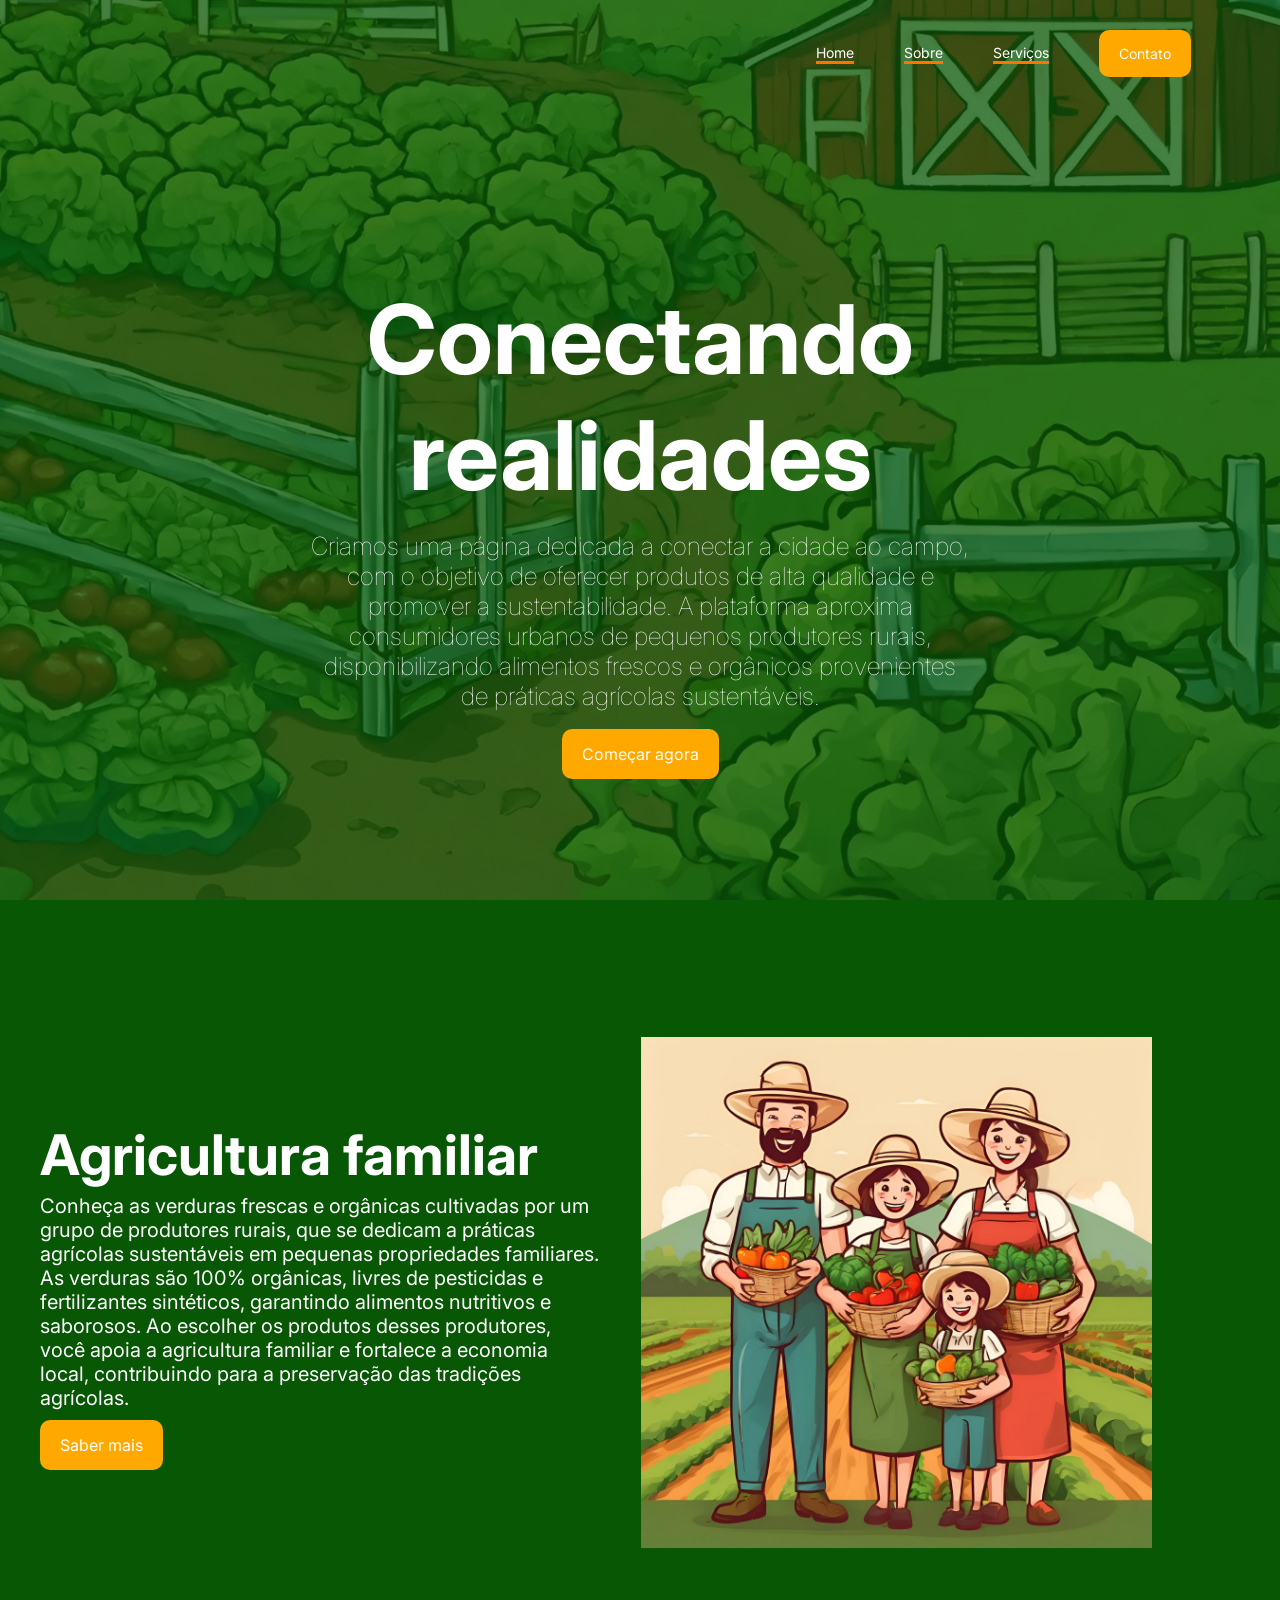
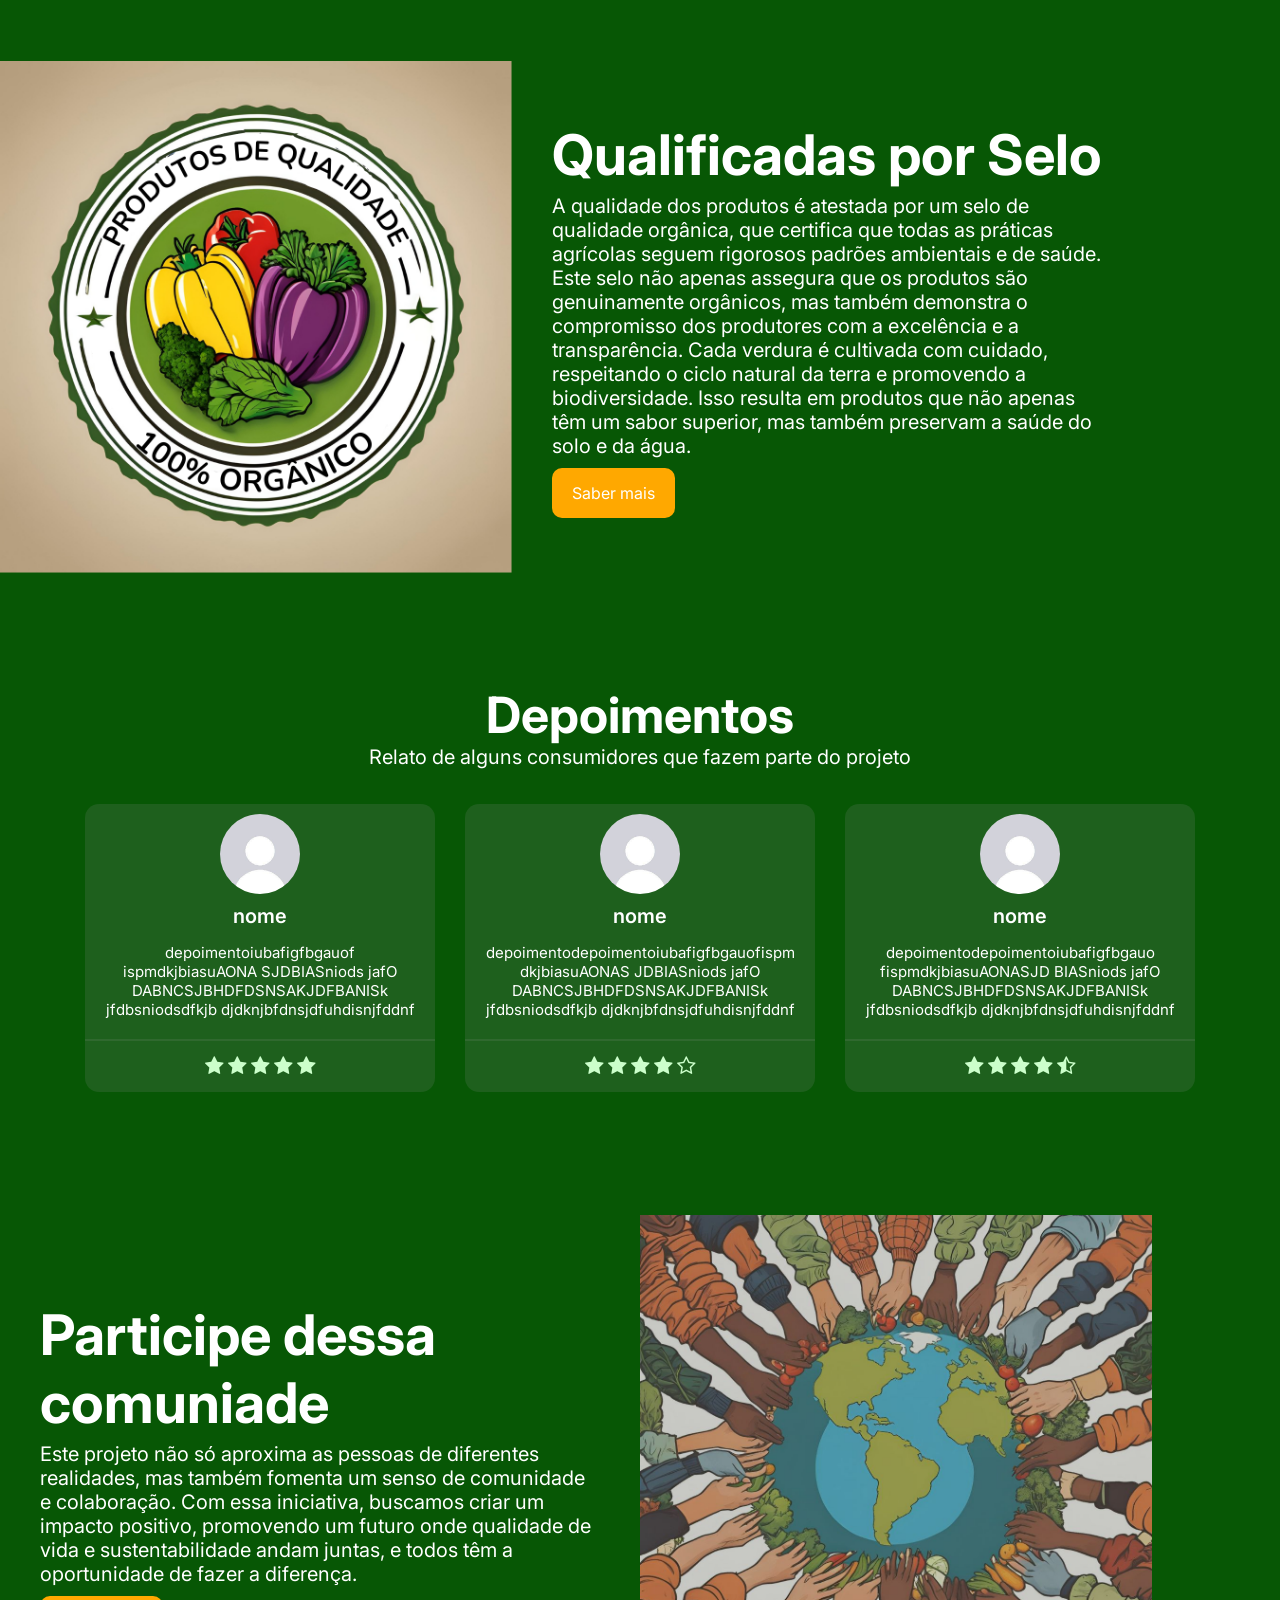
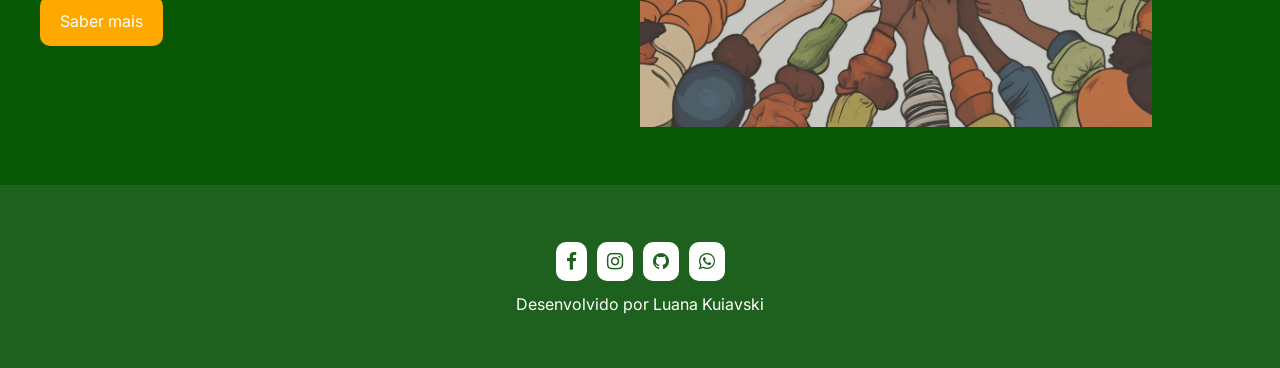
<file: index.html>
<!DOCTYPE html>
<html lang="pt-br">
<head>
    <meta charset="UTF-8">
    <meta name="viewport" content="width=device-width, initial-scale=1.0">
    <!--font awesome-->
    <link rel="stylesheet" href="https://cdnjs.cloudflare.com/ajax/libs/font-awesome/4.7.0/css/font-awesome.css" integrity="sha512-5A8nwdMOWrSz20fDsjczgUidUBR8liPYU+WymTZP1lmY9G6Oc7HlZv156XqnsgNUzTyMefFTcsFH/tnJE/+xBg==" crossorigin="anonymous" referrerpolicy="no-referrer" />
    <!--link css-->
    <link rel="stylesheet" href="style.css">
    <title>Projeto Agrinho</title>
</head>
<body>
<!--container-->
     <header style="background-image: url('fundo.jpg');">
        <div class="conteiner">
            <nav>
                <a href="index.html">
                    
                </a>
                <ul class="ul">
                    <a href="index.html">Home</a>
                    <a href="sobre.html">Sobre</a>
                    <a href="servicos.html">Serviços</a>
                    <a class="btn" href="contacto.html">Contato</a>
                    <div class="close-icon" onclick="closeMenu()">
                     <i class="fa fa-times-circle"></i>
                    </div>
                </ul>
                <div class="menu-icon" onclick="openMenu()">
                    <i class="fa fa-bars"></i>
                </div>
            </nav>
            <section class="banner">
                <div class="banner-text">
                  <h1>Conectando realidades</h1>  
                  <p>Criamos uma página dedicada a conectar a cidade ao campo, com o objetivo de oferecer produtos de alta qualidade e promover
                     a sustentabilidade. A plataforma aproxima consumidores urbanos de pequenos produtores rurais, disponibilizando alimentos 
                     frescos e orgânicos provenientes de práticas agrícolas sustentáveis.
                  </p>
                  <a href="servicos.html" class="btn">Começar agora</a>
                </div>
                
            </section>
        </div>
    </header>
<!--fim do container-->

<!--faca mais-->
     <section class="faca-mais">
        <!--container-->
         <div class="container">
             <div class="faca-mais-text">
                 <h3>Agricultura familiar</h3>
                 <p>
                    Conheça as verduras frescas e orgânicas cultivadas por um grupo de produtores rurais, que se dedicam a práticas
                     agrícolas sustentáveis em pequenas propriedades familiares. As verduras são 100% orgânicas,
                     livres de pesticidas e fertilizantes sintéticos, garantindo alimentos nutritivos e saborosos.
                     Ao escolher os produtos desses produtores, você apoia a agricultura familiar e fortalece a economia local,
                      contribuindo para a preservação das tradições agrícolas.
                    </p>
                    <a href="contacto.html" class="btn animate-btn">Saber mais</a>
                </div>
                <div class="faca-mais-img">
                    <img src="agricultura-familiar.png" alt="imagem da família na horta">
                </div>
                
            </div>
        </section>
        <!--fim do container-->
<!--faca mais fim-->

<!--faca mais2-->
    <section class="faca-mais">
        <!-- container-->
        <div class="container">
            <div class="faca-mais-img2">
                <img src="selo.png" alt="selo de qualidade">
            </div>
            <div class="faca-mais-text">
                <h3>Qualificadas por Selo </h3>
                <p>
                    A qualidade dos produtos é atestada por um selo de qualidade orgânica, que certifica que todas
                    as práticas agrícolas seguem rigorosos padrões ambientais e de saúde. Este selo não apenas assegura que os produtos
                    são genuinamente orgânicos, mas também demonstra o compromisso dos produtores com a excelência e a transparência.

                    Cada verdura é cultivada com cuidado, respeitando o ciclo natural da terra e promovendo a biodiversidade.
                     Isso resulta em produtos que não apenas têm um sabor superior, mas também preservam a saúde do solo e da água.
                   </p>
                   <a href="contacto.html" class="btn animate-btn">Saber mais</a>
               </div>
               
           </div>
       </section>
    <!--fim do container-->
<!--faca mais2-->  

  <section class="depoimentos">
      <div class="conteiner">
         <h3>Depoimentos </h3>
         <p>Relato de alguns consumidores que fazem parte do projeto</p>
         <div class="cards">
            <!--card item 1-->
            <div class="card-item">
                <img src="icon.jpg" alt="Ana Leal">
                <p class="nome-user">nome</p>
                <p class="depoimento-user"> depoimentoiubafigfbgauof
                    ispmdkjbiasuAONA
                    SJDBIASniods jafO 
                    DABNCSJBHDFDSNSAKJDFBANISk jfdbsniodsdfkjb
                    djdknjbfdnsjdfuhdisnjfddnf
                </p>
                <div class="estrelas">
                    <i class="fa fa-star" aria-hidden="true"></i>
                    <i class="fa fa-star" aria-hidden="true"></i>
                    <i class="fa fa-star" aria-hidden="true"></i>
                    <i class="fa fa-star" aria-hidden="true"></i>
                    <i class="fa fa-star" aria-hidden="true"></i>
                    
                </div>
            </div>
            <!-- fimcard item 1-->

            <!--card item 2-->
            <div class="card-item">
                <img src="icon.jpg" alt="Maria Silva">
                <p class="nome-user">nome</p>
                <p class="depoimento-user"> depoimentodepoimentoiubafigfbgauofispm
                    dkjbiasuAONAS
                    JDBIASniods jafO 
                    DABNCSJBHDFDSNSAKJDFBANISk jfdbsniodsdfkjb
                    djdknjbfdnsjdfuhdisnjfddnf</p>
                <div class="estrelas">
                    <i class="fa fa-star" aria-hidden="true"></i>
                    <i class="fa fa-star" aria-hidden="true"></i>
                    <i class="fa fa-star" aria-hidden="true"></i>
                    <i class="fa fa-star" aria-hidden="true"></i>
                    <i class="fa fa-star-o" aria-hidden="true"></i>
                </div>
            </div>
            <!-- fimcard item 2-->

            <!--card item 3-->
            <div class="card-item">
                <img src="icon.jpg" alt="Carla Marques">
                <p class="nome-user">nome</p>
                <p class="depoimento-user"> depoimentodepoimentoiubafigfbgauo
                    fispmdkjbiasuAONASJD
                    BIASniods jafO 
                    DABNCSJBHDFDSNSAKJDFBANISk jfdbsniodsdfkjb
                    djdknjbfdnsjdfuhdisnjfddnf</p>
                <div class="estrelas">
                    <i class="fa fa-star" aria-hidden="true"></i>
                    <i class="fa fa-star" aria-hidden="true"></i>
                    <i class="fa fa-star" aria-hidden="true"></i>
                    <i class="fa fa-star" aria-hidden="true"></i>
                    <i class="fa fa-star-half-o" aria-hidden="true"></i>
                </div>
            </div>
            <!-- fimcard item 3-->
         </div>
      </div>
    </section>
<!--fim do conteiner-->

<!--faca mais 3-->
<section class="faca-mais">
    <!--container-->
     <div class="container">
         <div class="faca-mais-text">
             <h3>Participe dessa comuniade</h3>
             <p>
                Este projeto não só aproxima as pessoas de diferentes realidades, mas também fomenta um senso de comunidade e colaboração. 
                Com essa iniciativa, buscamos criar um impacto positivo,
                 promovendo um futuro onde qualidade de vida e sustentabilidade andam juntas, e todos têm a oportunidade de fazer a diferença.
                </p>
                <a href="contacto.html" class="btn animate-btn">Saber mais</a>
            </div>
            <div class="faca-mais-img">
                <img src="comunidade.jpg" alt="imagem da comunidade">
            </div>
            
        </div>
    </section>
    <!--fim do container-->
<!--faca mais fim 3-->

<!--footer-->
    <footer class="footer">
        <div class="container">
            <div class="links">
                <a href="#"> <i class="fa fa-facebook"></i></a>
                <a href="#"><i class="fa fa-instagram"></i></a>
                <a href="#"><i class="fa fa-github"></i></a>
                <a href="#"><i class="fa fa-whatsapp"></i></a>
            </div>
             <p>Desenvolvido por Luana Kuiavski</p>
        </div>
    </footer>
     
<!--fim do footer-->
 <script src="main.js"></script>
</body>
</html>
</file>
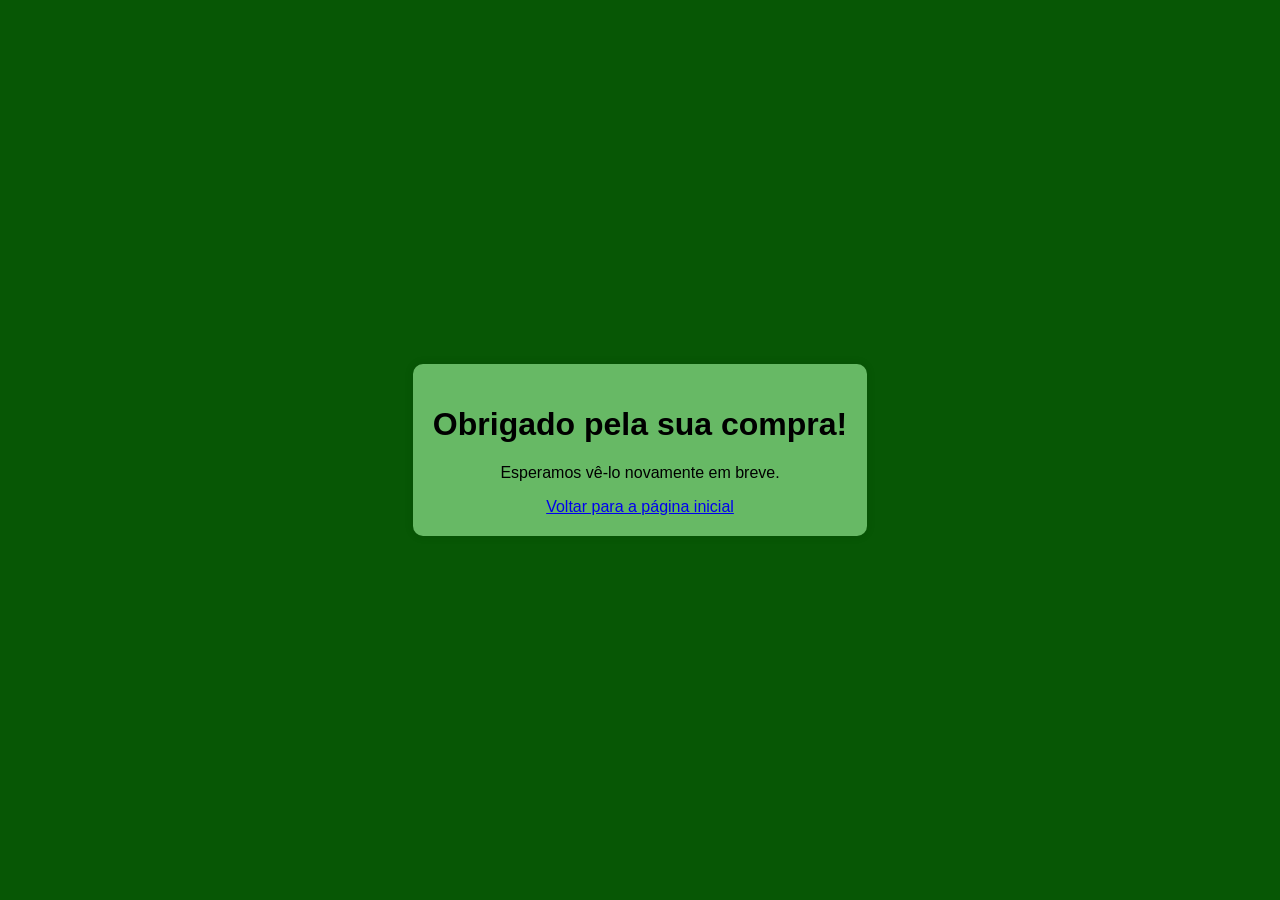
<file: agradecimento.html>
<!DOCTYPE html>
<html lang="pt-br">
<head>
    <meta charset="UTF-8">
    <meta name="viewport" content="width=device-width, initial-scale=1.0">
    <title>Agradecimento</title>
    <style>
        body {
            font-family: Arial, sans-serif;
            display: flex;
            justify-content: center;
            align-items: center;
            height: 100vh;
            background-color:#075705;
            margin: 0;
        }
        .message {
            text-align: center;
            background-color: #67b965;
            padding: 20px;
            border-radius: 10px;
            box-shadow: 0 0 10px rgba(0, 0, 0, 0.1);
        }
    </style>
</head>
<body>
    <div class="message">
        <h1>Obrigado pela sua compra!</h1>
        <p>Esperamos vê-lo novamente em breve.</p>
        <a href="index.html">Voltar para a página inicial</a>
    </div>
</body>
</html>
</file>
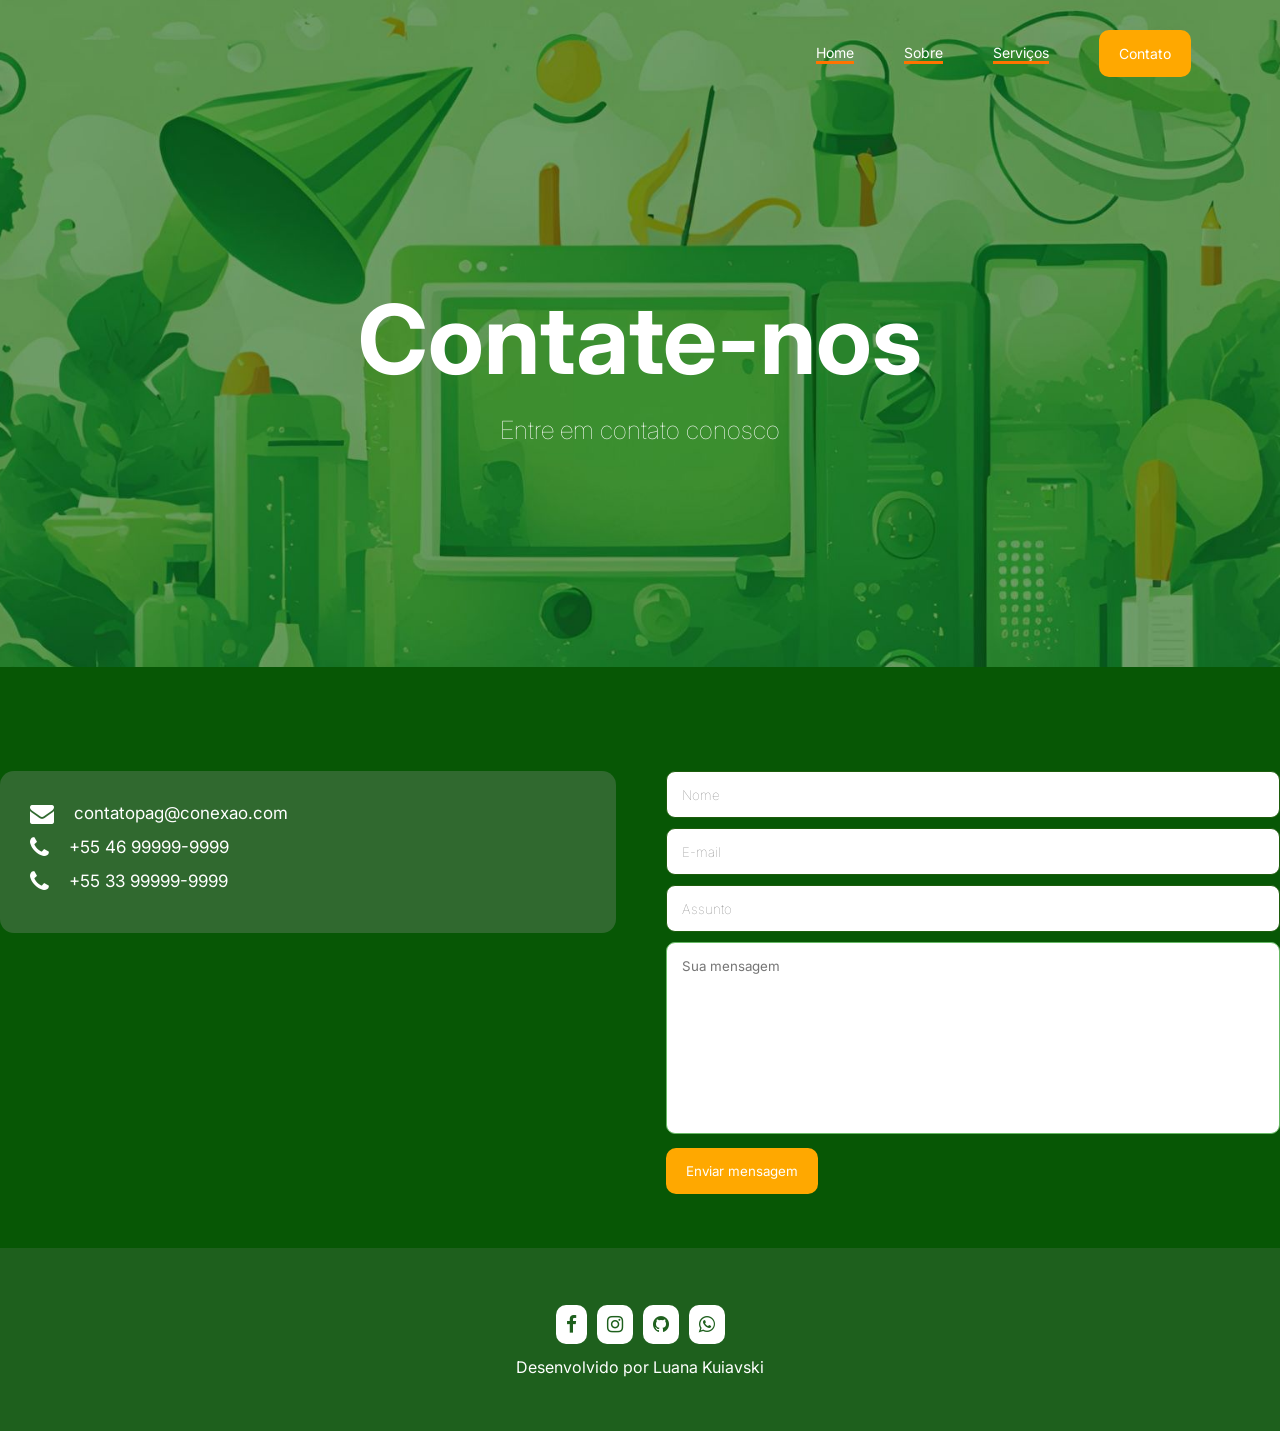
<file: contacto.html>
<!DOCTYPE html>
<html lang="pt-br">
<head>
    <meta charset="UTF-8">
    <meta name="viewport" content="width=device-width, initial-scale=1.0">
    <!--font awesome-->
    <link rel="stylesheet" href="https://cdnjs.cloudflare.com/ajax/libs/font-awesome/4.7.0/css/font-awesome.css" integrity="sha512-5A8nwdMOWrSz20fDsjczgUidUBR8liPYU+WymTZP1lmY9G6Oc7HlZv156XqnsgNUzTyMefFTcsFH/tnJE/+xBg==" crossorigin="anonymous" referrerpolicy="no-referrer" />
    <!--link css-->
    <link rel="stylesheet" href="style.css">
    <title>Contato</title>
</head>
<body>
<!--container-->
     <header style="background-image: url('fundo-contato.jpg');">
        <div class="conteiner">
            <nav>
                <a href="index.html">
                    
                </a>
                <ul class="ul">
                    <a href="index.html">Home</a>
                    <a href="sobre.html">Sobre</a>
                    <a href="servicos.html">Serviços</a>
                    <a class="btn" href="contacto.html">Contato</a>
                    <div class="close-icon" onclick="closeMenu()">
                     <i class="fa fa-times-circle"></i>
                    </div>
                </ul>
                <div class="menu-icon" onclick="openMenu()">
                    <i class="fa fa-bars"></i>
                </div>
            </nav>
            <section class="banner">
                <div class="banner-text">
                  <h1>Contate-nos</h1>  
                 <p>Entre em contato conosco 
                 </p>
                </div>
                
            </section>
        </div>

    </header>

        <section class="contacto">
             <div class="container">
                 <div class="contato-info">
                     <div class="left-side">
                        
                     <div>
                         <i class="fa fa-envelope"></i>
                         <p>contatopag@conexao.com</p>
                        </div>
                        
                        <div>
                            <i class="fa fa-phone"></i>
                            <p>+55 46 99999-9999</p>
                        </div>
                        
                        <div>
                            <i class="fa fa-phone"></i>
                            <p>+55 33 99999-9999</p>
                        </div>
                    </div>
                        
                    <div class="right-side">
                         <form action="">
                           <input type="text" placeholder="Nome" required>
                           <input type="email" placeholder="E-mail" required>
                           <input type="text" placeholder="Assunto" required>
                           <textarea cols="30" rows="10" placeholder="Sua mensagem" required></textarea>
                           <button class="btn">Enviar mensagem</button>
                        </form>

                    </div>
             </div>   
        </section>


    
        
    
<!--footer-->
    <footer class="footer">
        <div class="container">
            <div class="links">
                <a href="#"> <i class="fa fa-facebook"></i></a>
                <a href="#"><i class="fa fa-instagram"></i></a>
                <a href="#"><i class="fa fa-github"></i></a>
                <a href="#"><i class="fa fa-whatsapp"></i></a>
            </div>
             <p>Desenvolvido por Luana Kuiavski</p>
        </div>
    </footer>
     
<!--fim do footer-->
 <script src="main.js"></script>
</body>
</html>
</file>
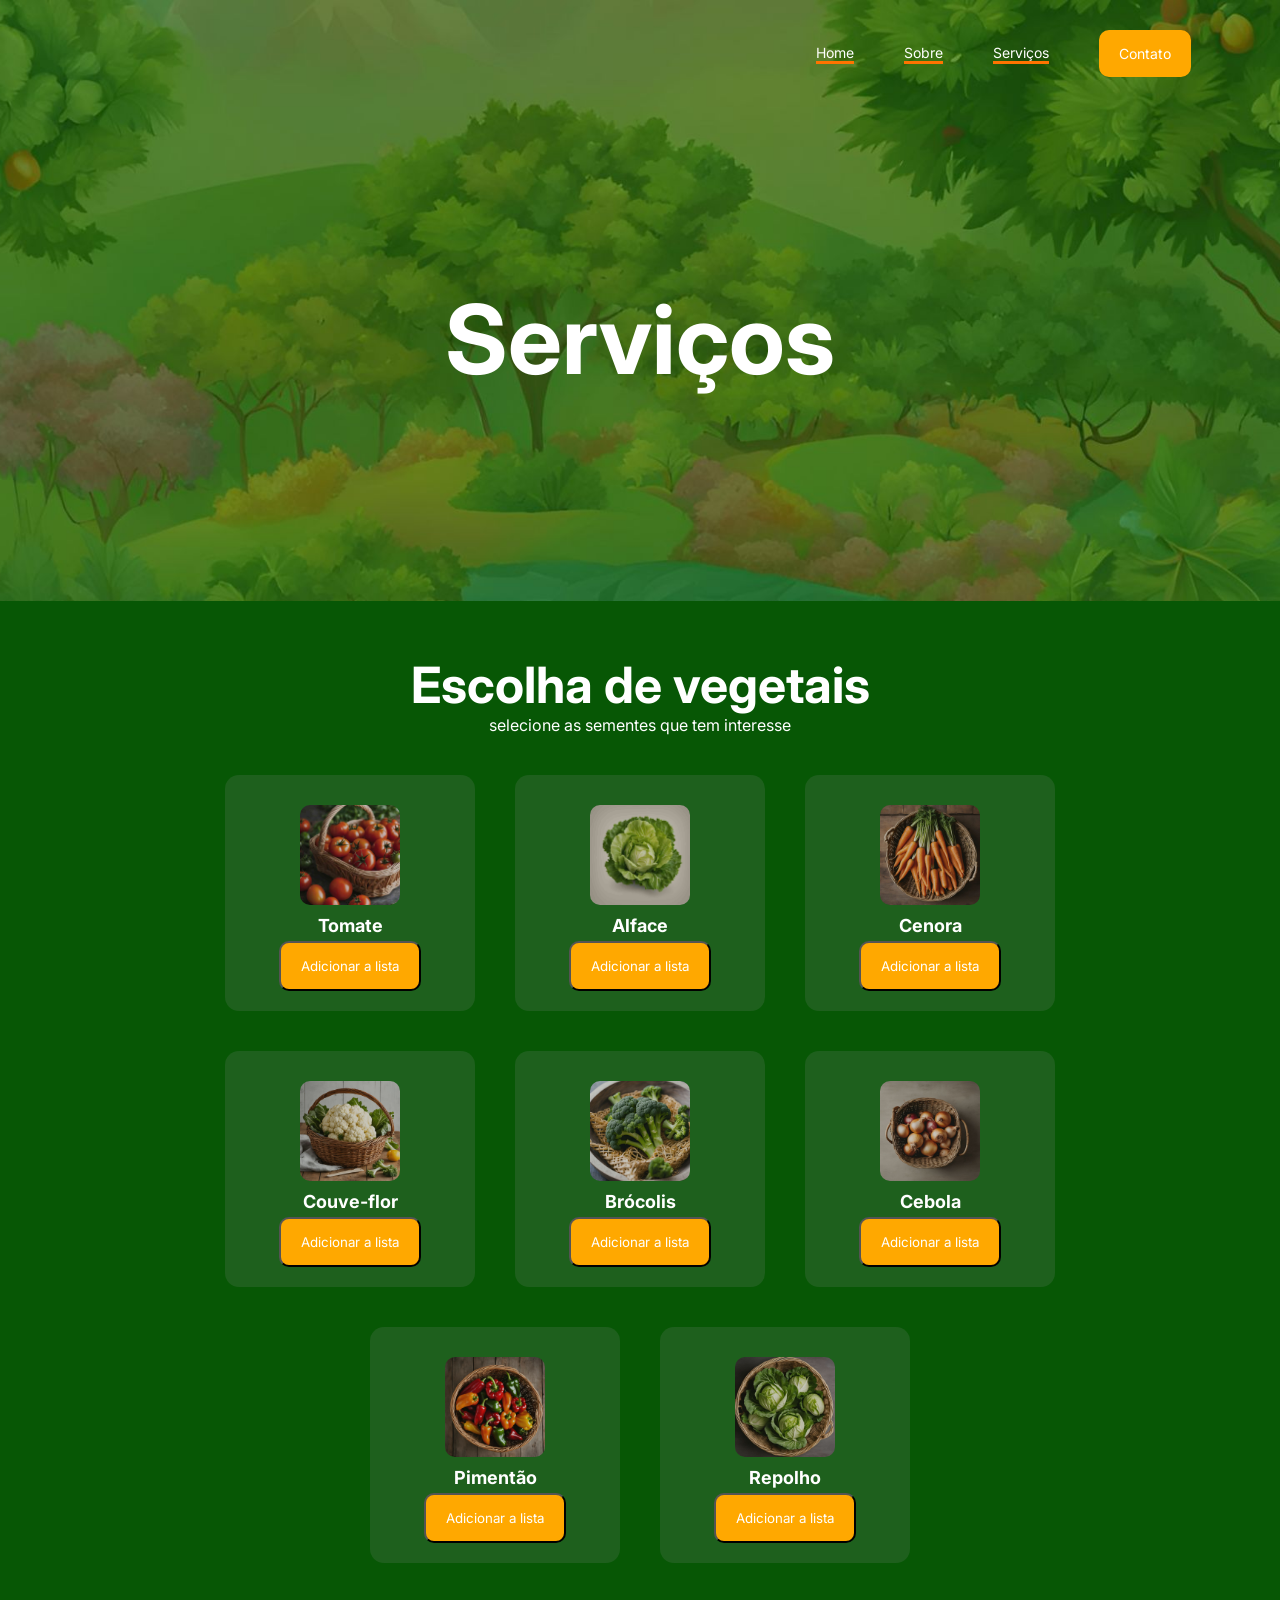
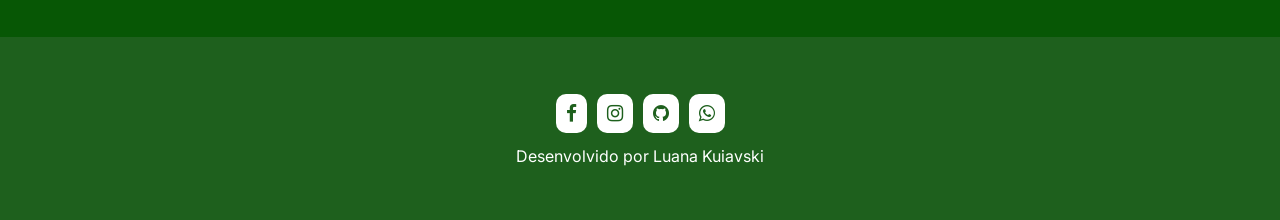
<file: servicos.html>
<!DOCTYPE html>
<html lang="pt-br">
<head>
    <meta charset="UTF-8">
    <meta name="viewport" content="width=device-width, initial-scale=1.0">
    <!-- Font Awesome -->
    <link rel="stylesheet" href="https://cdnjs.cloudflare.com/ajax/libs/font-awesome/4.7.0/css/font-awesome.css" integrity="sha512-5A8nwdMOWrSz20fDsjczgUidUBR8liPYU+WymTZP1lmY9G6Oc7HlZv156XqnsgNUzTyMefFTcsFH/tnJE/+xBg==" crossorigin="anonymous" referrerpolicy="no-referrer" />
    <!-- Link CSS -->
    <link rel="stylesheet" href="style.css">
    <title>Serviços</title>
</head>
<body>

    <!-- Ícone do Carrinho -->
    <div id="cart-icon" class="cart-icon" style="display: none;" onclick="openCart()">
        <i class="fa fa-shopping-cart"></i>
        <span id="cart-count" class="cart-count">0</span> <!-- Contador de itens no carrinho -->
    </div>

    <!-- Container -->
    <header style="background-image: url('fundo-servico.jpg');">
        <div class="conteiner">
            <nav>
                <a href="index.html">  
                </a>
                <ul class="ul">
                    <a href="index.html">Home</a>
                    <a href="sobre.html">Sobre</a>
                    <a href="servicos.html">Serviços</a>
                    <a class="btn" href="contacto.html">Contato</a>
                    <div class="close-icon" onclick="closeMenu()">
                        <i class="fa fa-times-circle"></i>
                    </div>
                </ul>
                <div class="menu-icon" onclick="openMenu()">
                    <i class="fa fa-bars"></i>
                </div>
            </nav>
            <section class="banner">
                <div class="banner-text">
                    <h1>Serviços</h1>
                </div>
            </section>
        </div>
    </header>
    <!-- Fim do Container -->

    <!-- Escolha dos Vegetais -->
    <section class="vegetais">
        <div class="conteiner">
            <h3>Escolha de vegetais</h3>
            <p>selecione as sementes que tem interesse</p>
            <div class="cards-vegetal">

                <!-- Card vegetal 1 -->
                <div class="card-vegetal">
                    <img src="tomate.jpg" alt="Tomate">
                    <p class="nome-v"><strong>Tomate</strong></p>
                    <button class="btn" data-vegetal="Tomate">Adicionar a lista</button>
                </div>
                <!-- Fim Card vegetal 1 -->

                <!-- Card vegetal 2 -->
                <div class="card-vegetal">
                    <img src="alface.jpg" alt="Alface">
                    <p class="nome-v"><strong>Alface</strong></p>
                    <button class="btn" data-vegetal="Alface">Adicionar a lista</button>
                </div>
                <!-- Fim Card vegetal 2 -->

                <!-- Card vegetal 3 -->
                <div class="card-vegetal">
                    <img src="cenora.jpg" alt="Cenora">
                    <p class="nome-v"><strong>Cenora</strong></p>
                    <button class="btn" data-vegetal="Cenora">Adicionar a lista</button>
                </div>
                <!-- Fim Card vegetal 3 -->

                <!-- Card vegetal 4 -->
                <div class="card-vegetal">
                    <img src="couve-flor.jpg" alt="Couve-flor">
                    <p class="nome-v"><strong>Couve-flor</strong></p>
                    <button class="btn" data-vegetal="Couve-flor">Adicionar a lista</button>
                </div>
                <!-- Fim Card vegetal 4 -->

                <!-- Card vegetal 5 -->
                <div class="card-vegetal">
                    <img src="brocolis.jpg" alt="Brócolis">
                    <p class="nome-v"><strong>Brócolis</strong></p>
                    <button class="btn" data-vegetal="Brócolis">Adicionar a lista</button>
                </div>
                <!-- Fim Card vegetal 5 -->

                <!-- Card vegetal 6 -->
                <div class="card-vegetal">
                    <img src="cebola.jpg" alt="Cebola">
                    <p class="nome-v"><strong>Cebola</strong></p>
                    <button class="btn" data-vegetal="Cebola">Adicionar a lista</button>
                </div>
                <!-- Fim Card vegetal 6 -->

                <!-- Card vegetal 7 -->
                <div class="card-vegetal">
                    <img src="pimentao.jpg" alt="Pimentão">
                    <p class="nome-v"><strong>Pimentão</strong></p>
                    <button class="btn" data-vegetal="Pimentão">Adicionar a lista</button>
                </div>
                <!-- Fim Card vegetal 7 -->

                <!-- Card vegetal 8 -->
                <div class="card-vegetal">
                    <img src="repolho.jpg" alt="Repolho">
                    <p class="nome-v"><strong>Repolho</strong></p>
                    <button class="btn" data-vegetal="Repolho">Adicionar a lista</button>
                </div>
                <!-- Fim Card vegetal 8 -->

            </div>
        </div>
    </section>
    <!-- Fim da Escolha dos Vegetais -->

    <!-- Modal para mostrar mensagens de confirmação -->
    <div id="modal" class="modal">
        <div class="modal-content">
            <span class="close" onclick="closeModal()">&times;</span>
            <h3>Itens no Carrinho</h3>
            <ul id="cart-items" class="cart-items">
                <!-- Lista de itens será gerada aqui -->
            </ul>
            <button id="continuar-comprando" onclick="closeModal()">Continuar Comprando</button>
            <button id="finalizar-compra">Finalizar Compra</button>
        </div>
    </div>
    <!-- Fim do Modal -->

    <!-- Footer -->
    <footer class="footer">
        <div class="container">
            <div class="links">
                <a href="#"><i class="fa fa-facebook"></i></a>
                <a href="#"><i class="fa fa-instagram"></i></a>
                <a href="#"><i class="fa fa-github"></i></a>
                <a href="#"><i class="fa fa-whatsapp"></i></a>
            </div>
            <p>Desenvolvido por Luana Kuiavski</p>
        </div>
    </footer>
    <!-- Fim do Footer -->

    <script src="main.js"></script>
</body>
</html>
</file>
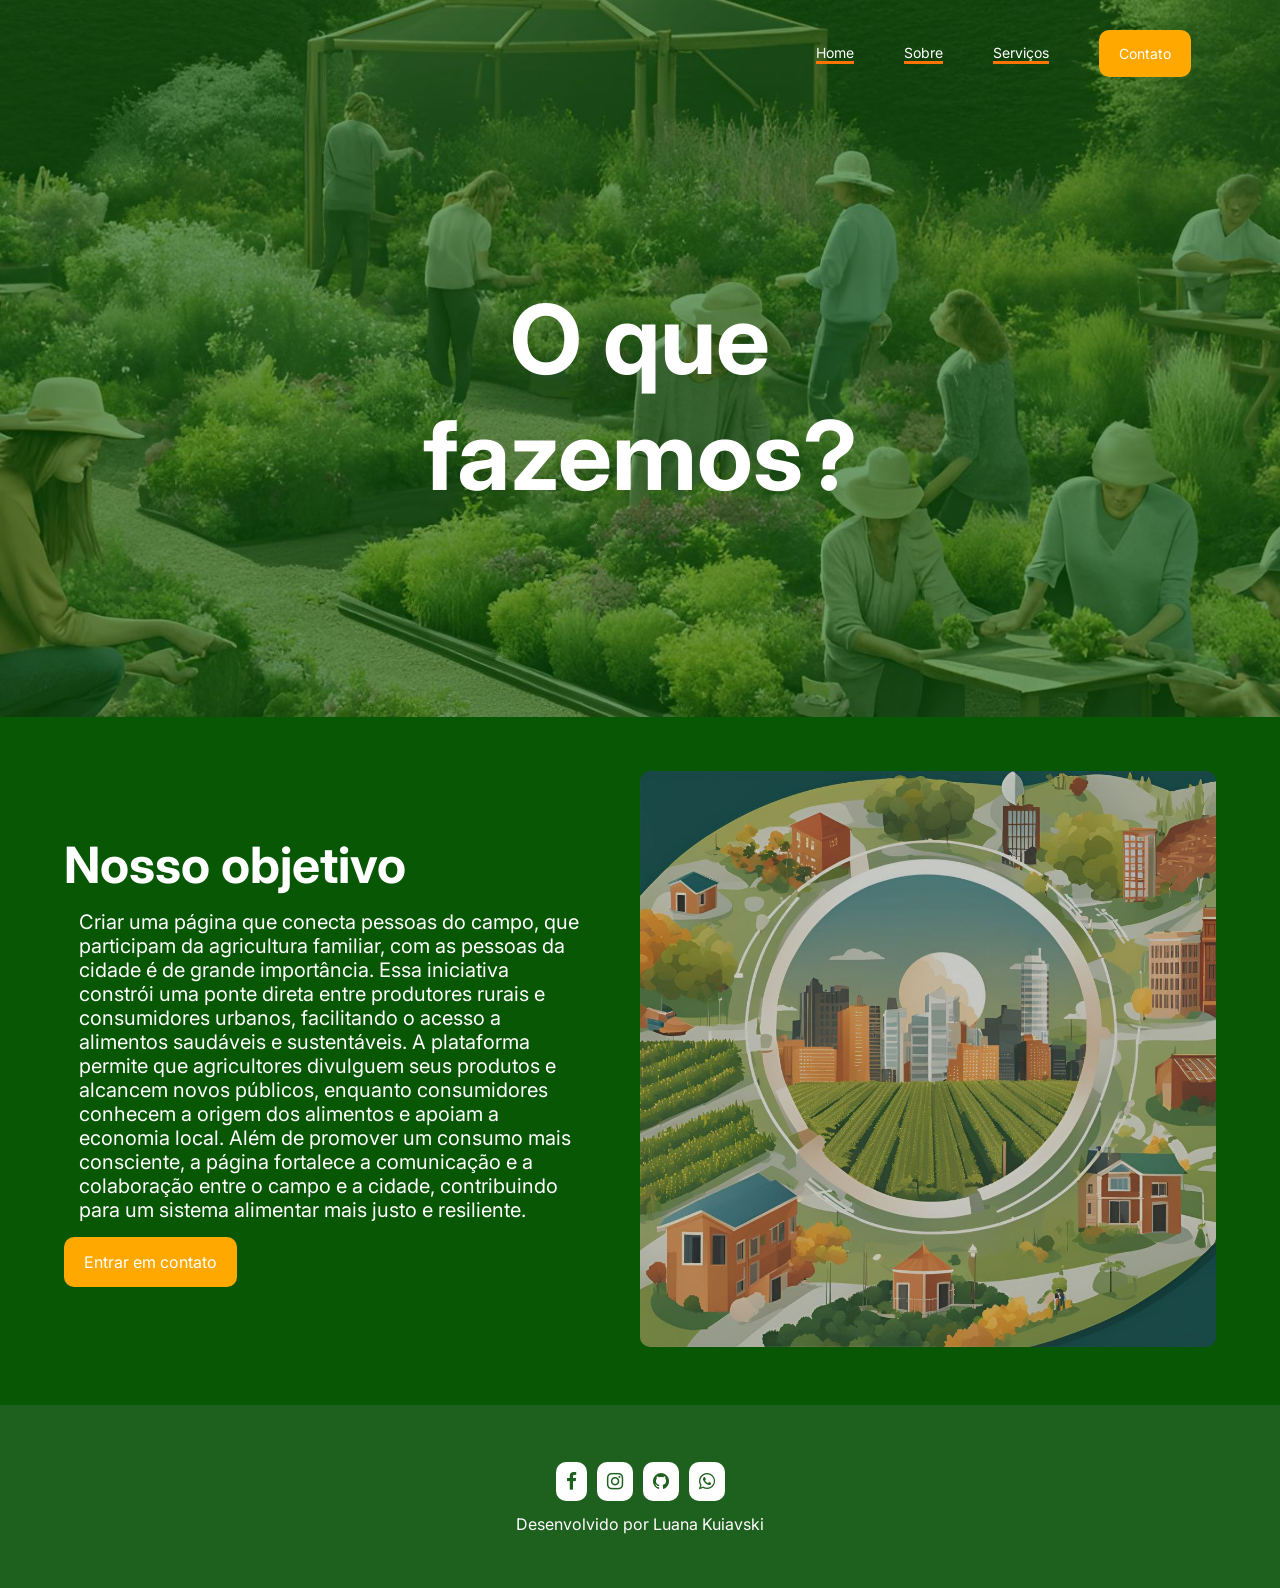
<file: sobre.html>
<!DOCTYPE html>
<html lang="pt-br">
<head>
    <meta charset="UTF-8">
    <meta name="viewport" content="width=device-width, initial-scale=1.0">
    <!--font awesome-->
    <link rel="stylesheet" href="https://cdnjs.cloudflare.com/ajax/libs/font-awesome/4.7.0/css/font-awesome.css" integrity="sha512-5A8nwdMOWrSz20fDsjczgUidUBR8liPYU+WymTZP1lmY9G6Oc7HlZv156XqnsgNUzTyMefFTcsFH/tnJE/+xBg==" crossorigin="anonymous" referrerpolicy="no-referrer" />
    <!--link css-->
    <link rel="stylesheet" href="style.css">
    <title>Sobre nosso projeto</title>
</head>
<body>
<!--container-->
     <header style="background-image: url('fundo-sobre.jpg');">
        <div class="conteiner">
            <nav>
                <a href="index.html">
                   
                </a>
                <ul class="ul">
                    <a href="index.html">Home</a>
                    <a href="sobre.html">Sobre</a>
                    <a href="servicos.html">Serviços</a>
                    <a class="btn" href="contacto.html">Contato</a>
                    <div class="close-icon" onclick="closeMenu()">
                     <i class="fa fa-times-circle"></i>
                    </div>
                </ul>
                <div class="menu-icon" onclick="openMenu()">
                    <i class="fa fa-bars"></i>
                </div>
            </nav>
            <section class="banner">
                <div class="banner-text">
                  <h1>O que fazemos?</h1>  
                 
                </div>
                
            </section>
        </div>
    </header>
<!--fim do container-->

<section class="sobre">
    <div class="conteiner">
        <div class="sobre-text">
         <h3>Nosso objetivo</h3>
         <p> Criar uma página que conecta pessoas do campo, que participam da agricultura familiar, com as
             pessoas da cidade é de grande importância. Essa iniciativa constrói uma ponte direta entre 
             produtores rurais e consumidores urbanos, facilitando o acesso a alimentos saudáveis e 
             sustentáveis. A plataforma permite que agricultores divulguem seus produtos e alcancem novos
             públicos, enquanto consumidores conhecem a origem dos alimentos e apoiam a economia local. 
             Além de promover um consumo mais consciente, a página fortalece a comunicação e a colaboração
             entre o campo e a cidade, contribuindo para um sistema alimentar mais justo e resiliente.
         </p>
         <a href="contacto.html" class="btn animate-btn">Entrar em contato</a>
        </div>
        <div class="sobre-img">
            <img src="campo-cidade.jpg" alt="conexão">
        </div>
    </div>
</section>

<!--footer-->
    <footer class="footer">
        <div class="container">
            <div class="links">
                <a href="#"> <i class="fa fa-facebook"></i></a>
                <a href="#"><i class="fa fa-instagram"></i></a>
                <a href="#"><i class="fa fa-github"></i></a>
                <a href="#"><i class="fa fa-whatsapp"></i></a>
            </div>
             <p>Desenvolvido por Luana Kuiavski</p>
        </div>
    </footer>
     
<!--fim do footer-->
 <script src="main.js"></script>
</body>
</html>
</file>
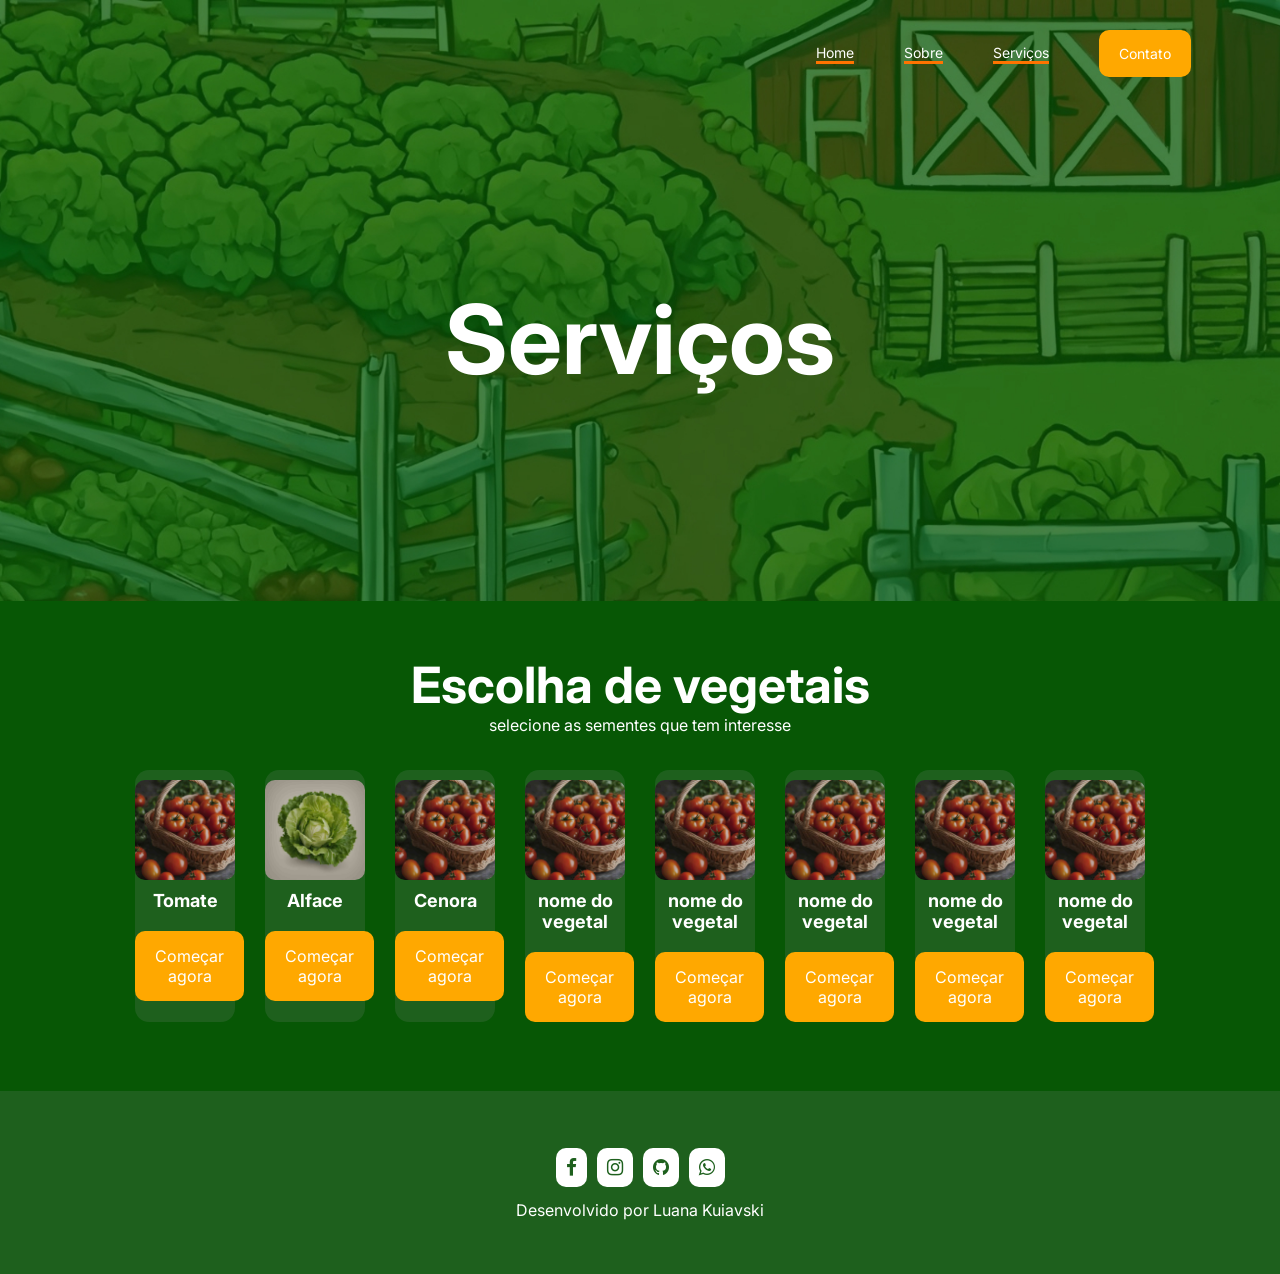
<file: projeto-agrinho-main/servicos.html>
<!DOCTYPE html>
<html lang="pt-br">
<head>
    <meta charset="UTF-8">
    <meta name="viewport" content="width=device-width, initial-scale=1.0">
    <!--font awesome-->
    <link rel="stylesheet" href="https://cdnjs.cloudflare.com/ajax/libs/font-awesome/4.7.0/css/font-awesome.css" integrity="sha512-5A8nwdMOWrSz20fDsjczgUidUBR8liPYU+WymTZP1lmY9G6Oc7HlZv156XqnsgNUzTyMefFTcsFH/tnJE/+xBg==" crossorigin="anonymous" referrerpolicy="no-referrer" />
    <!--link css-->
    <link rel="stylesheet" href="style.css">
    <title>Serviços</title>
</head>
<body>

    <!--container-->
    <header style="background-image: url('fundo.jpg');">
        <div class="conteiner">
            <nav>
                <a href="index.html"> 
                </a>
                <ul class="ul">
                    <a href="index.html">Home</a>
                    <a href="sobre.html">Sobre</a>
                    <a href="servicos.html">Serviços</a>
                    <a class="btn" href="contacto.html">Contato</a>
                    <div class="close-icon" onclick="closeMenu()">
                     <i class="fa fa-times-circle"></i>
                    </div>
                </ul>
                <div class="menu-icon" onclick="openMenu()">
                    <i class="fa fa-bars"></i>
                </div>
            </nav>
            <section class="banner">
                <div class="banner-text">
                  <h1>Serviços</h1>  
                </div>
                
            </section>
        </div>
    </header>
<!--fim do container-->
    
<!--escolha dos vegetais-->
 <section class="vegetais">
    <div class="conteiner">
        <h3>Escolha de vegetais</h3>
        <p>selecione as sementes que tem interesse</p>
        <div class="cards-vegetal">

    <!--card vegetal 1-->
      <div class="card-vegetal">
        <img src="tomate.jpg" alt="Tomate">
        <p class="nome-v"><strong>Tomate</strong></p>
        <a href="servicos.html" class="btn">Começar agora</a>
      </div>
      <!--fim card vegetal 1-->
      
      <!--card vegetal 2-->
      <div class="card-vegetal">
          <img src="alface.jpg" alt="Alface">
          <p class="nome-v"><strong>Alface</strong></p>
          <a href="servicos.html" class="btn">Começar agora</a>
        </div>
    <!--fim card vegetal 2-->
    
    <!--card vegetal 3-->
    <div class="card-vegetal">
        <img src="tomate.jpg" alt="Cenora">
        <p class="nome-v"><strong>Cenora</strong></p>
        <a href="servicos.html" class="btn">Começar agora</a>
    </div>
<!--fim card vegetal 3-->


<!--card vegetal 4-->
<div class="card-vegetal">
    <img src="tomate.jpg" alt="nome doq seja">
    <p class="nome-v"><strong>nome do vegetal</strong></p>
    <a href="servicos.html" class="btn">Começar agora</a>
</div>
<!--fim card vegetal 4-->


<!--card vegetal 5-->
<div class="card-vegetal">
    <img src="tomate.jpg" alt="nome doq seja">
    <p class="nome-v"><strong>nome do vegetal</strong></p>
    <a href="servicos.html" class="btn">Começar agora</a>
</div>
    <!--fim card vegetal 5-->
    
    <!--card vegetal 6-->
    <div class="card-vegetal">
        <img src="tomate.jpg" alt="nome doq seja">
        <p class="nome-v"><strong>nome do vegetal</strong></p>
        <a href="servicos.html" class="btn">Começar agora</a>
    </div>
<!--fim card vegetal 6-->

<!--card vegetal 7-->
<div class="card-vegetal">
    <img src="tomate.jpg" alt="nome doq seja">
    <p class="nome-v"><strong>nome do vegetal</strong></p>
    <a href="servicos.html" class="btn">Começar agora</a>
</div>
<!--fim card vegetal 7-->

<!--card vegetal 8-->
<div class="card-vegetal">
    <img src="tomate.jpg" alt="nome doq seja">
    <p class="nome-v"><strong>nome do vegetal</strong></p>
    <a href="servicos.html" class="btn">Começar agora</a>
</div>
<!--fim card vegetal 8-->
</div>
</div>
</section>
<!--fim da escolha dos vegetais-->


<!--footer-->
<footer class="footer">
    <div class="container">
        <div class="links">
            <a href="#"> <i class="fa fa-facebook"></i></a>
            <a href="#"><i class="fa fa-instagram"></i></a>
            <a href="#"><i class="fa fa-github"></i></a>
            <a href="#"><i class="fa fa-whatsapp"></i></a>
        </div>
         <p>Desenvolvido por Luana Kuiavski</p>
    </div>
</footer>
 
<!--fim do footer-->
</body>
</file>
<file: style.css>
@import url('https://fonts.googleapis.com/css2?family=Inter:wght@100..900&display=swap');

*{
    margin: 0;
    padding: 0;
    box-sizing: border-box;
    text-decoration: none;
    outline: none;
    font-family: 'inter', sans-serif ;
}

body{
    background-color:#075705 ;

}

section,
footer {
    padding: 54px 0;
}

h3{
    font-size: 50px ;
}

p{
    color: #0000009c;
}

.conteiner{
    max-width: 1400px;
    margin: 0 auto;
    padding: 0 5%;
}

.btn{
    background-color: #FFA800;
    color: #ffffff;
    padding: 15px 20px;
    border-radius: 10px;
    cursor: pointer;
    display: inline-block;
}

.btn:hover{
   background-color: #FF7300; 
}

@keyframes animate-outline {
    from{
       outline: 0px solid #FF7300;
    }
    to{
       outline: 15px solid #FF7300;
    }
}


header{
    background-position: center;
    background-size: cover;
    background-attachment: fixed;
}

nav{
    display: flex;
    align-items: center;
    justify-content: space-between;
    padding-top: 30px ;
}

nav ul{
    display: flex;
    align-items: center;
}

nav ul a{
    color: white;
    margin: 0 25px;
    font-size: 14px;
    display: block;
}

nav ul a:not(.btn)::after{
    content: "";
    background-color: #FF7300;
    height: 3px;
    width: 100%;
    display: block;
    margin: 0 auto;
    transition: 0.3s;
}

nav ul a:hover::after{
    width: 100%;
}

/*menu mobile*/

nav .menu-icon{
    cursor: pointer;
    font-size: 25px;
    color: white;
    display: none;
}

nav .close-icon{
    display: none;
    font-size: 30px;
    color: white;
}


.banner{
    display: flex;
    justify-content: center;
}

.banner .banner-text{
    margin: 150px;
    text-align: center;
    padding: 0 96px;
}

.banner .banner-text h1{
    font-size: 96px;
    color: white;
}

.banner .banner-text p{
    font-size: 25px;
    color: white;
    font-weight: lighter;
    margin: 18px 0;
}

.faca-mais .container{
    display: flex;
    align-items: center;
}

.faca-mais .faca-mais-text{
    width: 50%;
    padding: 0 40px;
}

.faca-mais .faca-mais-text h3{
    font-size: 56px;
    color: white;
}

.faca-mais .faca-mais-text p{
    margin: 5px 0 10px 0;
    font-size: 20px;
    color: white;
}

.faca-mais .faca-mais-img{
    width: 40%;
}

.faca-mais .faca-mais-img img{
    width: 100%;
}

.faca-mais .faca-mais-img2{
    width: 40%;
}

.faca-mais .faca-mais-img2 img{
    width: 100%;
}



.depoimentos h3{
    text-align: center;
    color: white;

}

.depoimentos p{
    margin-bottom: 20px;
    text-align: center;
    color: white;
    font-size: 20px;
}

.cards{
   display: flex;
   justify-content: center; 
}

.depoimentos .card-item{
    background-color:#1e601d;
    margin: 15px;
    border-radius: 14px;
    text-align: center;
    width: 350px;
    transition: 0.3s;
}

.depoimentos .card-item img{
    border-radius: 100%;
    width: 80px;
    display: block;
    margin: 10px auto;
}

.depoimentos .card-item .nome-user{
    font-weight: 600;
    font-size: 20px;
    margin-bottom: 15px;
    color: #ffffff;
    transition: 0.3s;
}

.depoimentos .card-item .depoimento-user{
    font-size: 15px;
    padding: 0 15px;
    color: white;
    transition: 0.3s;
}

.depoimentos .card-item .estrelas{
    margin: 15px 0;
    border-top: 2px solid #30692f;
}

.depoimentos .card-item .estrelas i{
    color: #ccffcb;
    margin-top: 15px;
    font-size: 20px;
    transition: 0.3s;
}

.depoimentos .card-item:hover{
    background-color: #67b965;
    margin-top: -5px;
}

.depoimentos .card-item:hover .nome-user,
.depoimentos .card-item:hover .depoimento-user,
.depoimentos .card-item:hover .estrelas i{
  color: black;
}


/* footer*/
.footer{
    background-color: #1e601d;
    text-align: center;
}

.footer i{
   color: #1e601d;
   font-size: 19px;
   background-color: white;
   padding: 10px;
   margin: 3px;
   border-radius: 10px;
}

.footer p{
    margin-top: 10px;
    color: white;
}


/*página sobre*/

.sobre .conteiner{
    display: flex;
    align-items: center;
    justify-content: space-between;
}

.sobre .sobre-text {
   width: 50%;
   padding-right: 40px;
   color: white;
}

.sobre .sobre-text p{
    margin: 15px;
    font-size: 20px;
    color: white;
}

.sobre .sobre-img{
    width: 50%;
}

.sobre .sobre-img img{
    width: 100%;
    border-radius: 10px;
}

/*end página sobre*/

/*serviços*/

.vegetais h3{
    text-align: center;
    color: white;
    font-size: 50px;
}

.vegetais p{
    margin-bottom: 20px;
    text-align: center;
    color: white;
}

.vegetais .cards-vegetal{
    display: flex;
    justify-content: center;
    margin-top: 20px;
    flex-wrap: wrap;
}

.vegetais .card-vegetal{
    background-color: #1e601d;
    width: 250px;
    padding: 20px;
    border-radius: 14px;
    text-align: center;
    margin: 20px;
    transition: 0.3s;
}

.vegetais .card-vegetal:hover{
    background-color: #67b965;
}

.vegetais .card-vegetal:hover p{
    color:#0000009c;
}

.vegetais .card-vegetal p.nome-v{
    margin: 5px 0;
    transition: 0.3s;
}
.vegetais .card-vegetal img{
    border-radius: 10%;
    width: 100px;
    display: block;
    margin: 10px auto;
}

.vegetais .card-vegetal .nome-v{
    font-weight: 600;
    font-size: 18px;
    margin-bottom: 0 15px;
}

/* Modal */
.modal {
    display: none; /* Inicialmente escondido */
    position: fixed;
    z-index: 1000;
    left: 0;
    top: 0;
    width: 100%;
    height: 100%;
    overflow: auto;
    background-color: rgb(0,0,0);
    background-color: rgba(0,0,0,0.4);
    padding-top: 60px;
}

.modal-content {
    background-color: #fefefe;
    margin: 5% auto;
    padding: 20px;
    border: 1px solid #888;
    width: 80%;
    text-align: center;
}

.close {
    color: #aaa;
    float: right;
    font-size: 28px;
    font-weight: bold;
}

.close:hover,
.close:focus {
    color: black;
    text-decoration: none;
    cursor: pointer;
}

/* Ícone do Carrinho */
.cart-icon {
    position: fixed;
    top: 20px;
    right: 20px;
    font-size: 2em;
    cursor: pointer;
    z-index: 1000;
    background-color: #f1c40f;
    padding: 10px;
    border-radius: 100%;
    color: white;
}

.cart-count {
    font-size: 0.5em;
    color: black;
    background-color: white;
    border-radius: 80%;
    padding: 2px 5px;
    position: absolute;
    top: 0;
    right: 0;
    transform: translate(50%, -50%);
}

.cart-items {
    list-style: none;
    padding: 0;
    margin: 0;
}

.cart-items li {
    border-bottom: 1px solid #ddd;
    padding: 10px 0;
    text-align: left;
    display: flex;
    justify-content: space-between;
    align-items: center;
}

.cart-items li:last-child {
    border-bottom: none;
}

.quantity-controls {
    display: flex;
    align-items: center;
}

.quantity-controls button {
    background-color: #f1c40f;
    border: none;
    color: white;
    padding: 5px 10px;
    margin: 0 5px;
    cursor: pointer;
    border-radius: 5px;
}

.quantity-controls button:hover {
    background-color: #d4ac0d;
}

.modal .modal-content{
    background-color:#1e601d;
    border: none;
}
.modal .modal-content .cart-items{
    color: #ffffff;
   
}

.modal .modal-content h3{
    color: white;
}

.modal .modal-content .continuar-comprando,
.modal .modal-content .finalizar-compra{
     background-color:#d4ac0d;
     color: white;
     border: none;
}

/*end serviços*/

/*pagina de contato*/

.contato-info{
    display: flex;
    justify-content: space-between;
    margin-top: 50px;
    color: white;
}

.contato-info .left-side p{
    color: white;
    font-size: 17px;
}

.contato-info .left-side{
    width: 50%;
    padding: 30px;
    background-color:#30692f;
    border-radius: 14px;
    margin-right: 50px;   
    height: fit-content;
}

.contato-info .left-side div{
    display: flex;
    align-items: center;
    margin-bottom: 10px;
}

.contato-info .left-side div i{
    font-size: 24px;
    margin-right: 20px;
}

.contato-info .right-side{
    width: 50%;
}

.contato-info .right-side input{
    display: block;
    width: 100%;
    margin-bottom: 10px;
    height: 47px;
    padding: 15px;
    border-radius: 9px;
    transition: 0.3s;
    border: 1px solid #1c5c0c;
    color: rgb(22, 21, 3);
    font-weight: lighter;
}

.contato-info .right-side input:focus,
.contato-info .right-side textarea:focus{
   border-color:#f2ff00;
}


.contato-info .right-side textarea{
    border: 1px solid #67b965;
    color: rgb(22, 21, 3);
    border-radius: 9px;
    margin-bottom: 10px;
    padding: 15px;
    width: 100%;
    transition: 0.3s;
    resize: none;
}

.contato-info .right-side button{
    border: none;
}

@media(max-width: 830px){


    /*menu mobile*/
    .ul{
        position: fixed;
        top: 0;
        left: 0;
        background-color:#1e601d;
        width: 100%;
        height: 100%;
        flex-direction: column;
        align-items: center;
        justify-content: center;
        clip-path: circle(0% at 100% 0);

    }
    .ul.open{
        clip-path: circle(141.4% at 100% 0);
    }
    .ul a{
        margin: 10px 0;
        font-size: 16px;
    }
    nav .menu-icon{
        display: block;
    }
    nav .close-icon{
        display: block;
        position: absolute;
        top: 46px;
        right: 28px;
    }
}
</file>
<file: projeto-agrinho-main/style.css>
@import url('https://fonts.googleapis.com/css2?family=Inter:wght@100..900&display=swap');

*{
    margin: 0;
    padding: 0;
    box-sizing: border-box;
    text-decoration: none;
    outline: none;
    font-family: 'inter', sans-serif ;
}

body{
    background-color:#075705 ;

}

section,
footer {
    padding: 54px 0;
}

h3{
    font-size: 50px ;
}

p{
    color: #0000009c;
}

.conteiner{
    max-width: 1400px;
    margin: 0 auto;
    padding: 0 5%;
}

.btn{
    background-color: #FFA800;
    color: #ffffff;
    padding: 15px 20px;
    border-radius: 10px;
    cursor: pointer;
    display: inline-block;
}

.btn:hover{
   background-color: #FF7300; 
}

@keyframes animate-outline {
    from{
       outline: 0px solid #FF7300;
    }
    to{
       outline: 15px solid #FF7300;
    }
}


header{
    background-position: center;
    background-size: cover;
    background-attachment: fixed;
}

nav{
    display: flex;
    align-items: center;
    justify-content: space-between;
    padding-top: 30px ;
}

nav ul{
    display: flex;
    align-items: center;
}

nav ul a{
    color: white;
    margin: 0 25px;
    font-size: 14px;
    display: block;
}

nav ul a:not(.btn)::after{
    content: "";
    background-color: #FF7300;
    height: 3px;
    width: 100%;
    display: block;
    margin: 0 auto;
    transition: 0.3s;
}

nav ul a:hover::after{
    width: 100%;
}

/*menu mobile*/

nav .menu-icon{
    cursor: pointer;
    font-size: 25px;
    color: white;
    display: none;
}

nav .close-icon{
    display: none;
    font-size: 30px;
    color: white;
}


.banner{
    display: flex;
    justify-content: center;
}

.banner .banner-text{
    margin: 150px;
    text-align: center;
    padding: 0 96px;
}

.banner .banner-text h1{
    font-size: 96px;
    color: white;
}

.banner .banner-text p{
    font-size: 25px;
    color: white;
    font-weight: lighter;
    margin: 18px 0;
}

.faca-mais .container{
    display: flex;
    align-items: center;
}

.faca-mais .faca-mais-text{
    width: 50%;
    padding: 0 40px;
}

.faca-mais .faca-mais-text h3{
    font-size: 56px;
    color: white;
}

.faca-mais .faca-mais-text p{
    margin: 5px 0 10px 0;
    font-size: 20px;
    color: white;
}

.faca-mais .faca-mais-img{
    width: 40%;
}

.faca-mais .faca-mais-img img{
    width: 100%;
}

.faca-mais .faca-mais-img2{
    width: 40%;
}

.faca-mais .faca-mais-img2 img{
    width: 100%;
}



.depoimentos h3{
    text-align: center;
    color: white;

}

.depoimentos p{
    margin-bottom: 20px;
    text-align: center;
    color: white;
    font-size: 20px;
}

.cards{
   display: flex;
   justify-content: center; 
}

.depoimentos .card-item{
    background-color:#1e601d;
    margin: 15px;
    border-radius: 14px;
    text-align: center;
    width: 350px;
    transition: 0.3s;
}

.depoimentos .card-item img{
    border-radius: 100%;
    width: 80px;
    display: block;
    margin: 10px auto;
}

.depoimentos .card-item .nome-user{
    font-weight: 600;
    font-size: 20px;
    margin-bottom: 15px;
    color: #ffffff;
    transition: 0.3s;
}

.depoimentos .card-item .depoimento-user{
    font-size: 15px;
    padding: 0 15px;
    color: white;
    transition: 0.3s;
}

.depoimentos .card-item .estrelas{
    margin: 15px 0;
    border-top: 2px solid #30692f;
}

.depoimentos .card-item .estrelas i{
    color: #ccffcb;
    margin-top: 15px;
    font-size: 20px;
    transition: 0.3s;
}

.depoimentos .card-item:hover{
    background-color: #67b965;
    margin-top: -5px;
}

.depoimentos .card-item:hover .nome-user,
.depoimentos .card-item:hover .depoimento-user,
.depoimentos .card-item:hover .estrelas i{
  color: black;
}


/* footer*/
.footer{
    background-color: #1e601d;
    text-align: center;
}

.footer i{
   color: #1e601d;
   font-size: 19px;
   background-color: white;
   padding: 10px;
   margin: 3px;
   border-radius: 10px;
}

.footer p{
    margin-top: 10px;
    color: white;
}


/*página sobre*/

.sobre .conteiner{
    display: flex;
    align-items: center;
    justify-content: space-between;
}

.sobre .sobre-text{
   width: 50%;
   padding-right: 40px;
}

.sobre .sobre-text p{
    margin: 18px;
    color: #0000009c;
}

.sobre .sobre-img{
    width: 50%;
}

.sobre .sobre-img img{
    width: 100%;
    border-radius: 10px;
}

/*end página sobre*/

/*serviços*/

.vegetais h3{
    text-align: center;
    color: white;
    font-size: 50px;
}

.vegetais p{
    margin-bottom: 20px;
    text-align: center;
    color: white;
}

.vegetais .cards-vegetal{
    display: flex;
    justify-content: center;
    margin-top: 20px;
}

.vegetais .card-vegetal{
    background-color: #1e601d;
    margin: 15px;
    border-radius: 14px;
    text-align: center;
    width: 100px;
}

.vegetais .card-vegetal img{
    border-radius: 10%;
    width: 100px;
    display: block;
    margin: 10px auto;
}

.vegetais .card-vegetal .nome-v{
    font-weight: 600;
    font-size: 18px;
    margin-bottom: 0 15px;
}


/*end serviços*/

@media(max-width: 830px){


    /*menu mobile*/
    .ul{
        position: fixed;
        top: 0;
        left: 0;
        background-color:#1e601d;
        width: 100%;
        height: 100%;
        flex-direction: column;
        align-items: center;
        justify-content: center;
        clip-path: circle(0% at 100% 0);

    }
    .ul.open{
        clip-path: circle(141.4% at 100% 0);
    }
    .ul a{
        margin: 10px 0;
        font-size: 16px;
    }
    nav .menu-icon{
        display: block;
    }
    nav .close-icon{
        display: block;
        position: absolute;
        top: 46px;
        right: 28px;
    }
}
</file>
